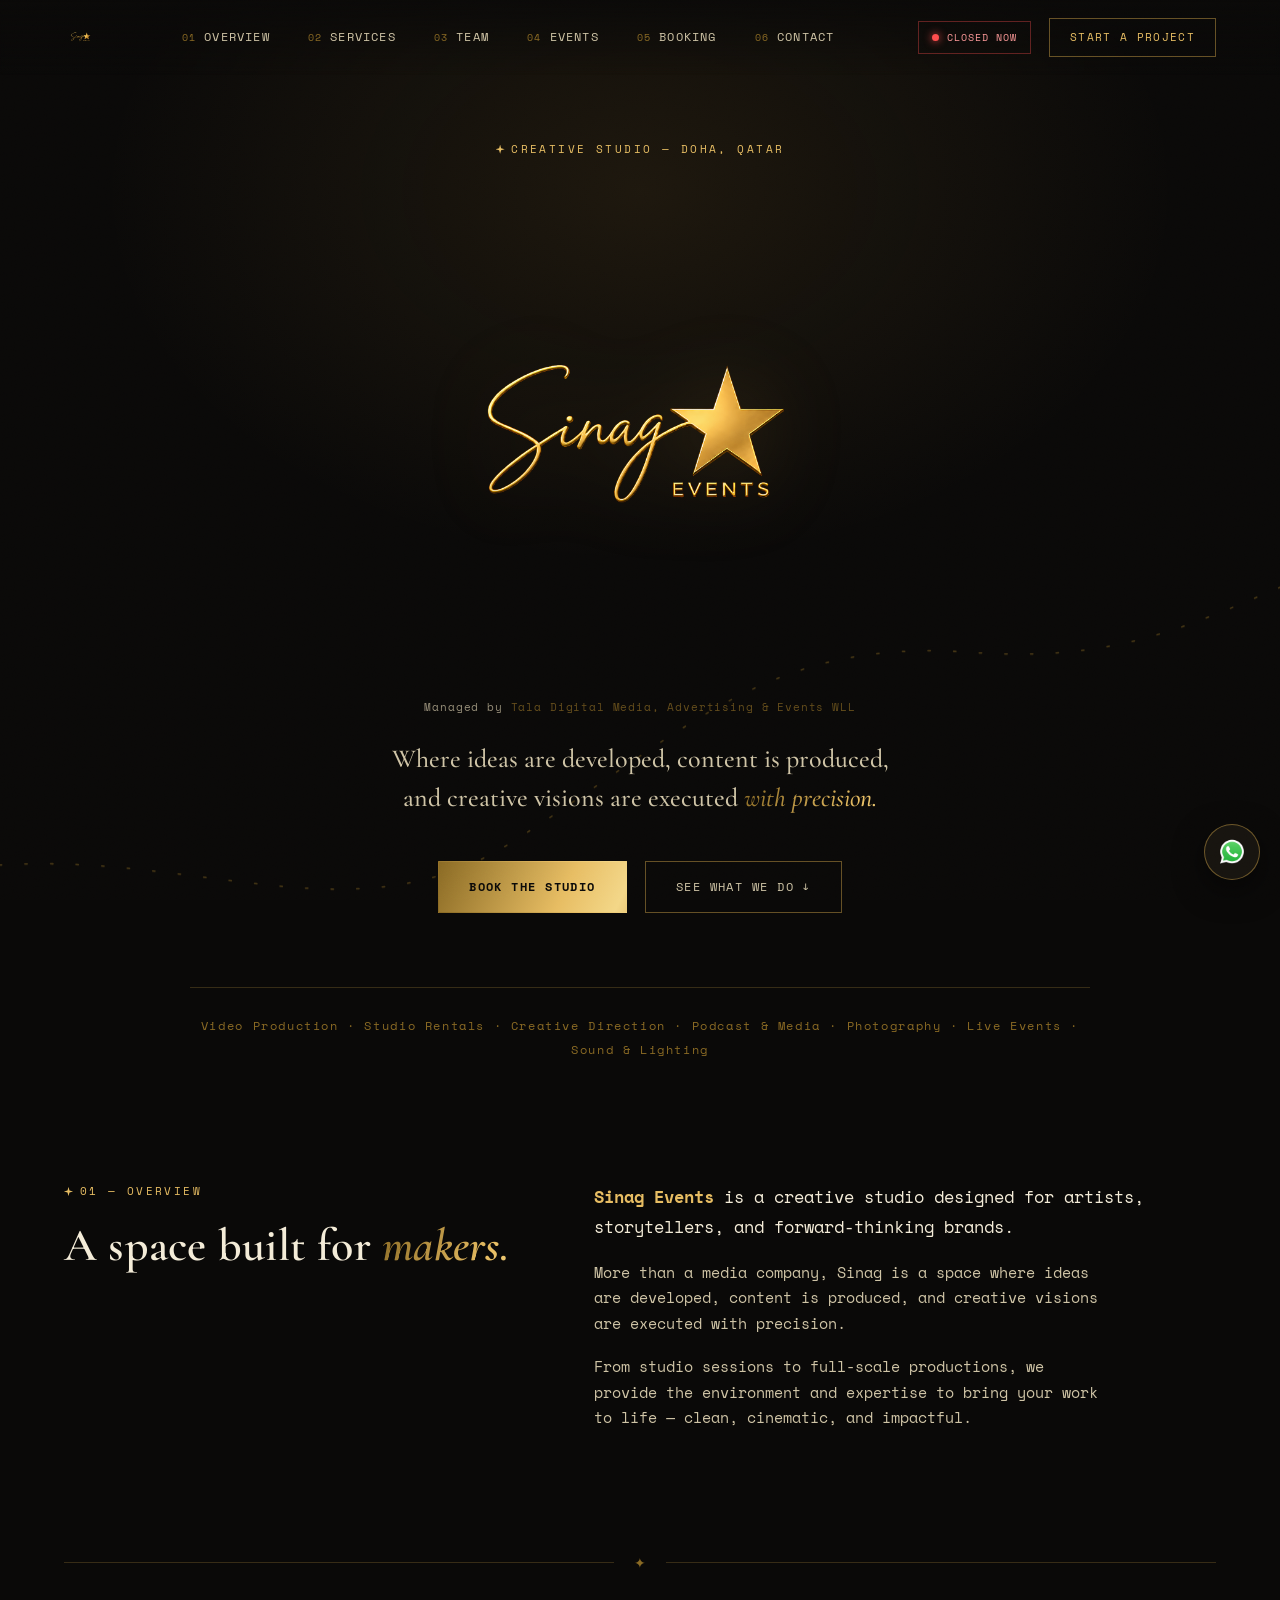
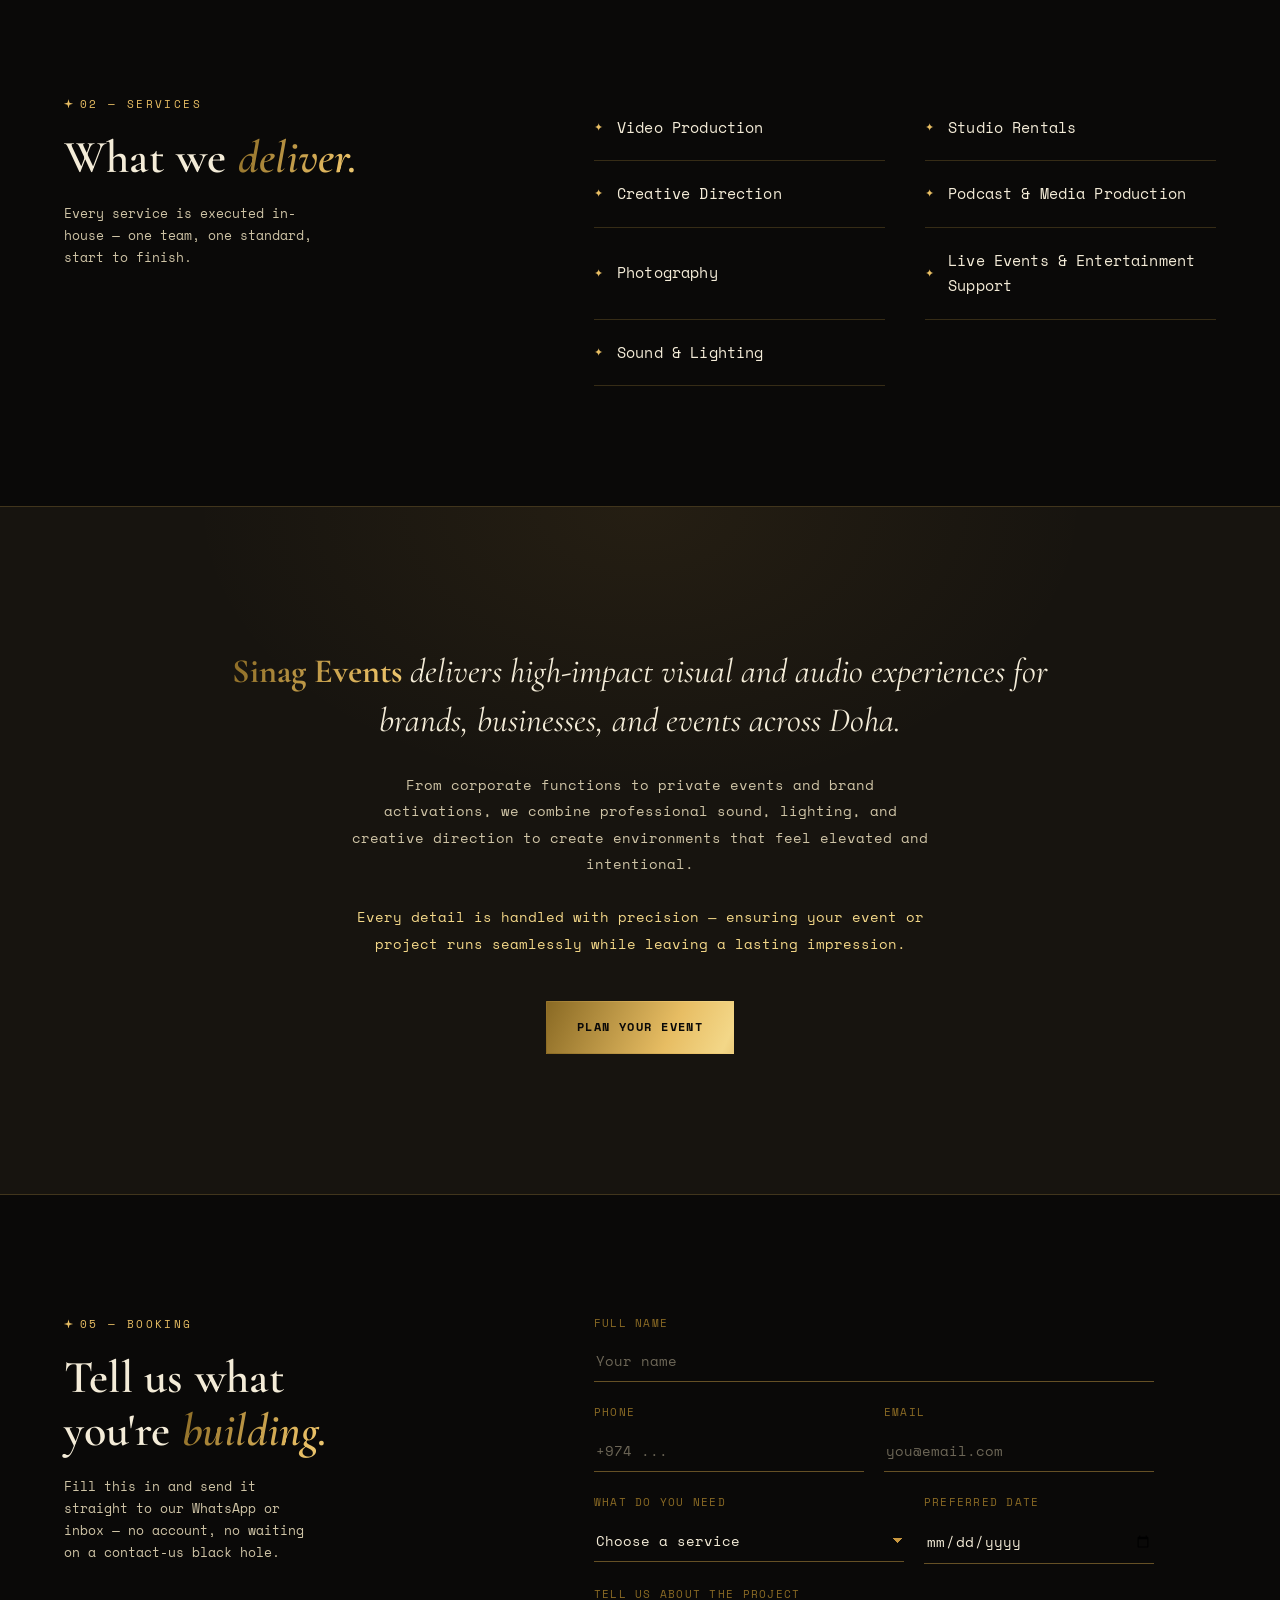
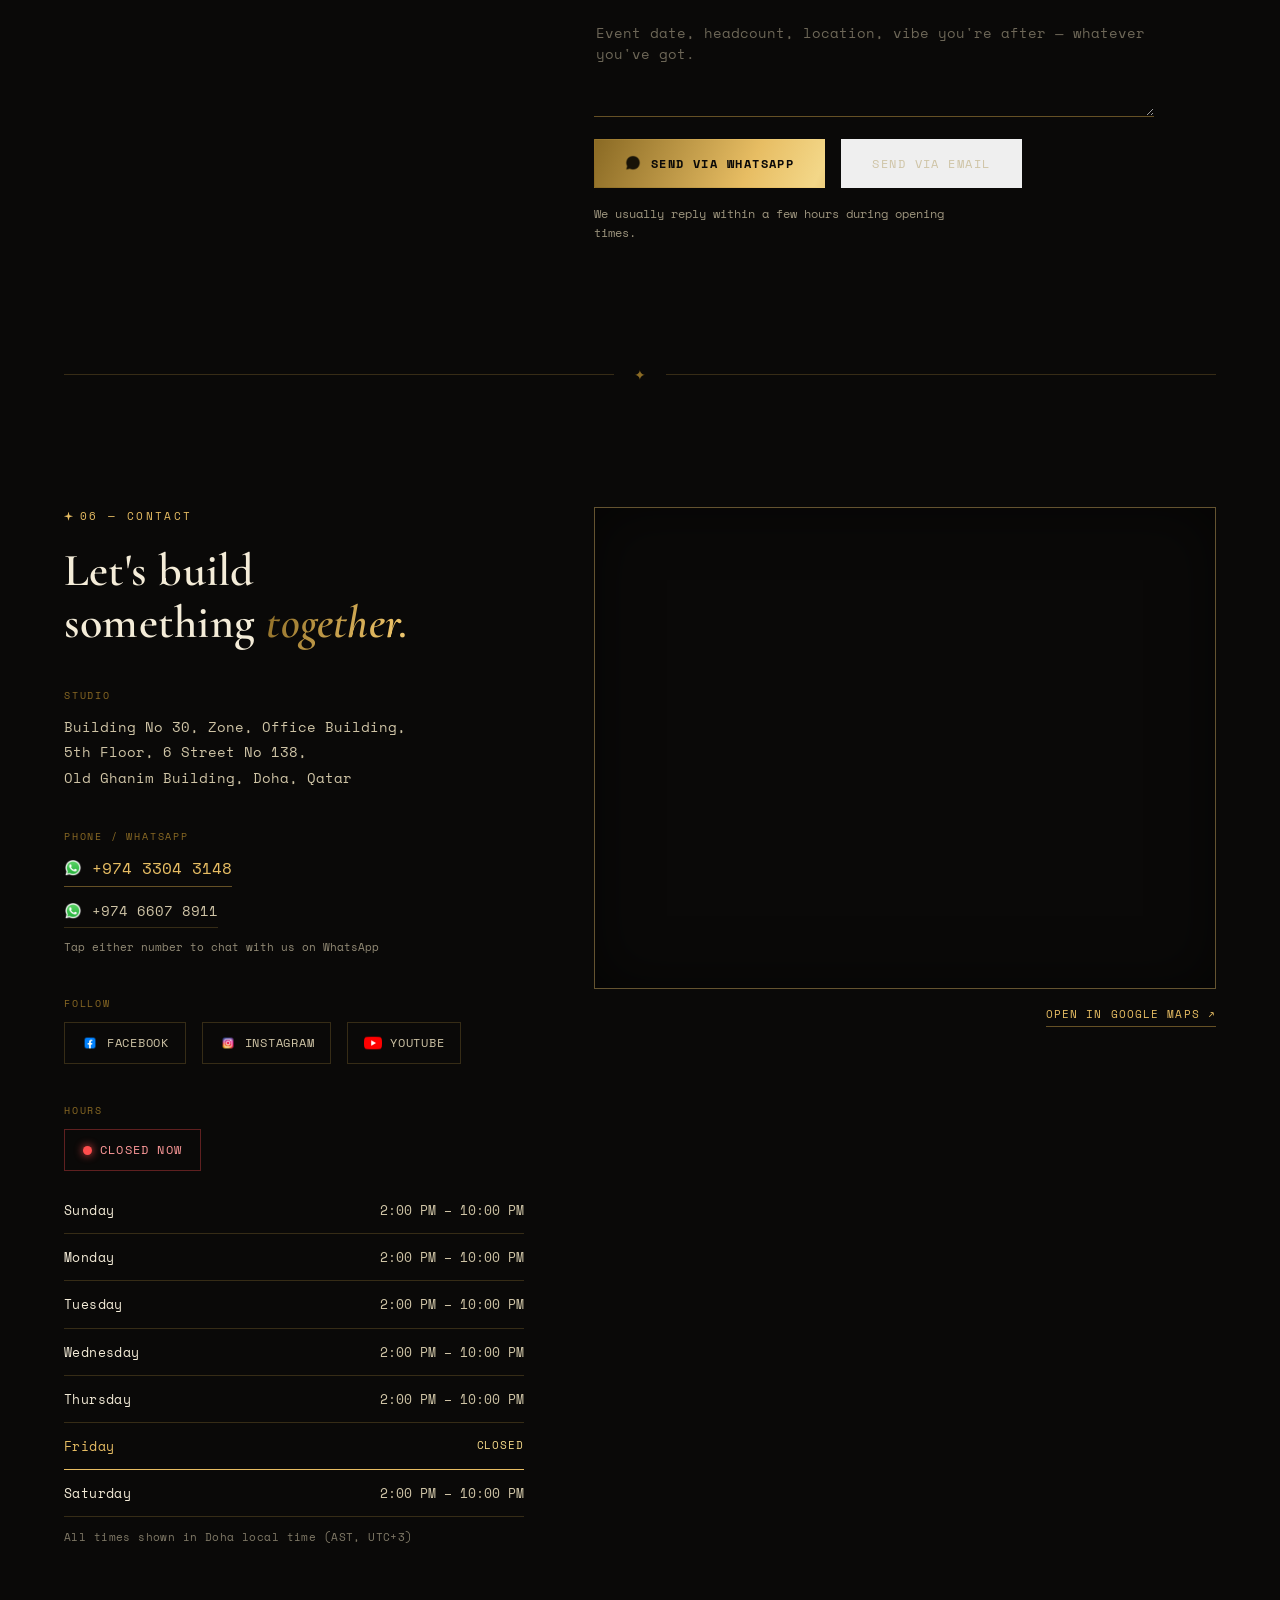
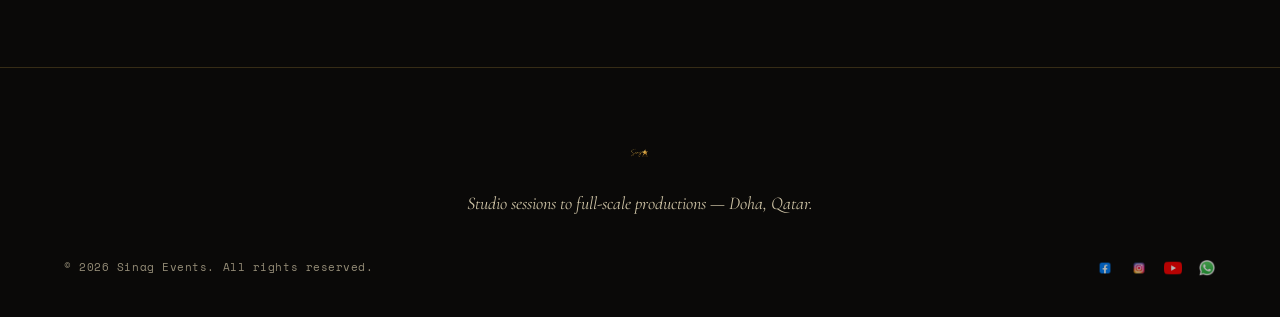
<file: index.html>
<!DOCTYPE html>
<html lang="en">
<head>
<meta charset="UTF-8">
<meta name="viewport" content="width=device-width, initial-scale=1.0">
<title>Sinag Events — Creative Studio &amp; Live Event Production, Doha</title>
<meta name="description" content="Sinag Events is a creative studio for artists, storytellers, and forward-thinking brands. Video production, studio rentals, live events, sound & lighting in Doha.">

<link rel="preconnect" href="https://fonts.googleapis.com">
<link rel="preconnect" href="https://fonts.gstatic.com" crossorigin>
<link href="https://fonts.googleapis.com/css2?family=Space+Mono:wght@400;700&family=Cormorant+Garamond:ital,wght@0,400;0,600;1,500;1,600&display=swap" rel="stylesheet">

<meta name="theme-color" content="#0a0908">
<link rel="stylesheet" href="css/style.css">
<link rel="icon" href="/favicon.ico" sizes="any">
<link rel="icon" type="image/png" sizes="16x16" href="assets/favicon/favicon-16x16.png">
<link rel="icon" type="image/png" sizes="32x32" href="assets/favicon/favicon-32x32.png">
<link rel="icon" type="image/png" sizes="48x48" href="assets/favicon/favicon-48x48.png">
<link rel="icon" type="image/png" sizes="192x192" href="assets/favicon/favicon-192x192.png">
<link rel="apple-touch-icon" sizes="180x180" href="assets/favicon/apple-touch-icon.png">
<link rel="manifest" href="site.webmanifest">
</head>
<body>

<!-- ============ NOISE / GRAIN OVERLAY ============ -->
<div class="grain" aria-hidden="true"></div>

<!-- ============ NAV ============ -->
<header class="nav" id="nav">
  <a href="#top" class="nav__mark">
    <img src="assets/logo.png" alt="Sinag Events" class="nav__logo">
  </a>
  <nav class="nav__links" aria-label="Primary">
    <a href="#overview"><span class="nav__num">01</span>Overview</a>
    <a href="#services"><span class="nav__num">02</span>Services</a>
    <a href="team.html"><span class="nav__num">03</span>Team</a>
    <a href="#events"><span class="nav__num">04</span>Events</a>
    <a href="#workshops" class="nav__workshops js-campaign-only" data-open-promo>Workshops <span class="nav__workshops-dot"></span></a>
    <a href="#booking"><span class="nav__num">05</span>Booking</a>
    <a href="#contact"><span class="nav__num">06</span>Contact</a>
  </nav>
  <div class="nav__right">
    <span class="status-pill" id="statusPill" aria-live="polite">
      <span class="status-pill__dot" id="statusDot"></span>
      <span id="statusText">Checking hours…</span>
    </span>
    <a href="https://wa.me/97433043148" class="nav__cta" target="_blank" rel="noopener">Start a project</a>
    <button class="nav__burger" id="burger" aria-label="Open menu" aria-expanded="false">
      <span></span><span></span><span></span>
    </button>
  </div>
</header>

<!-- mobile menu -->
<div class="mobile-menu" id="mobileMenu">
  <span class="status-pill status-pill--mobile" id="statusPillMobile">
    <span class="status-pill__dot" id="statusDotMobile"></span>
    <span id="statusTextMobile">Checking hours…</span>
  </span>
  <a href="#overview">Overview</a>
  <a href="#services">Services</a>
  <a href="team.html">Team</a>
  <a href="#events">Events</a>
  <a href="#workshops" class="js-campaign-only" data-open-promo>Workshops ✦</a>
  <a href="#booking">Booking</a>
  <a href="#contact">Contact</a>
  <a href="https://wa.me/97433043148" target="_blank" rel="noopener" class="mobile-menu__cta">WhatsApp Us</a>
</div>

<!-- ============ HERO ============ -->
<section class="hero" id="top">
  <div class="hero__stars" id="heroStars" aria-hidden="true"></div>
  <svg class="hero__trail" viewBox="0 0 1000 700" preserveAspectRatio="none" aria-hidden="true">
    <path id="trailPath" d="M -80,580 C 120,540 260,630 400,555 C 540,480 600,420 760,430 C 900,438 950,400 1080,360" />
  </svg>

  <div class="hero__inner">
    <p class="eyebrow hero__eyebrow"><span class="dot"></span>Creative studio — Doha, Qatar</p>
    <img src="assets/logo.png" alt="Sinag Events" class="hero__logo">
    <p class="hero__managed-by">
      Managed by
      <a href="https://taladigitalmedia.com/" target="_blank" rel="noopener">Tala Digital Media, Advertising &amp; Events WLL</a>
    </p>
    <p class="hero__tagline">Where ideas are developed, content is produced,<br>and creative visions are executed <em>with precision.</em></p>
    <div class="hero__actions">
      <a href="#booking" class="btn btn--gold">Book the studio</a>
      <a href="#overview" class="btn btn--ghost">See what we do ↓</a>
    </div>
  </div>

  <p class="hero__services-line" aria-hidden="true">
    Video&nbsp;Production · Studio&nbsp;Rentals · Creative&nbsp;Direction · Podcast&nbsp;&amp;&nbsp;Media · Photography · Live&nbsp;Events · Sound&nbsp;&amp;&nbsp;Lighting
  </p>
</section>

<!-- ============ OVERVIEW ============ -->
<section class="section overview" id="overview">
  <div class="section__grid">
    <div class="section__label-col">
      <p class="eyebrow"><span class="dot"></span>01 — Overview</p>
      <h2 class="h2">A space built for <em>makers.</em></h2>
    </div>
    <div class="section__body-col">
      <p class="lead"><strong>Sinag Events</strong> is a creative studio designed for artists, storytellers, and forward-thinking brands.</p>
      <p>More than a media company, Sinag is a space where ideas are developed, content is produced, and creative visions are executed with precision.</p>
      <p>From studio sessions to full-scale productions, we provide the environment and expertise to bring your work to life — clean, cinematic, and impactful.</p>
    </div>
  </div>
</section>

<div class="divider"><span>✦</span></div>

<!-- ============ SERVICES ============ -->
<section class="section services" id="services">
  <div class="section__grid">
    <div class="section__label-col">
      <p class="eyebrow"><span class="dot"></span>02 — Services</p>
      <h2 class="h2">What we <em>deliver.</em></h2>
      <p class="section__note">Every service is executed in-house — one team, one standard, start to finish.</p>
    </div>
    <div class="section__body-col">
      <ul class="services__list">
        <li><span class="services__mark">✦</span>Video Production</li>
        <li><span class="services__mark">✦</span>Studio Rentals</li>
        <li><span class="services__mark">✦</span>Creative Direction</li>
        <li><span class="services__mark">✦</span>Podcast &amp; Media Production</li>
        <li><span class="services__mark">✦</span>Photography</li>
        <li><span class="services__mark">✦</span>Live Events &amp; Entertainment Support</li>
        <li><span class="services__mark">✦</span>Sound &amp; Lighting</li>
      </ul>
    </div>
  </div>
</section>

<!-- ============ EVENTS BANNER ============ -->
<section class="events" id="events">
  <div class="events__inner">
    <p class="events__quote">
      <strong>Sinag Events</strong> delivers high-impact visual and audio experiences for brands, businesses, and events across Doha.
    </p>
    <p class="events__body">
      From corporate functions to private events and brand activations, we combine professional sound, lighting, and creative direction to create environments that feel elevated and intentional.
    </p>
    <p class="events__body events__body--emphasis">
      Every detail is handled with precision — ensuring your event or project runs seamlessly while leaving a lasting impression.
    </p>
    <a href="https://wa.me/97433043148" class="btn btn--gold" target="_blank" rel="noopener">Plan your event</a>
  </div>
</section>

<!-- ============ WORKSHOPS BANNER (persistent, temporary campaign) ============ -->
<section class="workshops-banner js-campaign-only" id="workshops">
  <div class="workshops-banner__inner">
    <div class="workshops-banner__poster">
      <img src="assets/workshops-poster.jpg" alt="Sinag Workshops — Acting, Ballroom, Building a Band, Charcoal, Acrylic, Hip Hop, Kids Hip Hop, Fashion Camp, and Hosting workshops running through August at Tala Digital Media Studios, Doha." loading="lazy">
    </div>
    <div class="workshops-banner__body">
      <p class="eyebrow"><span class="dot"></span>Now enrolling</p>
      <h2 class="h2">Sinag Workshops<br><em>are open.</em></h2>
      <p class="workshops-banner__text">
        Nine tracks running through August — acting, ballroom, band, charcoal, acrylic, hip hop, kids hip hop, fashion camp, and hosting — with real coaches at the studio.
      </p>

      <div class="workshops-countdown" id="workshopsCountdown" aria-live="polite">
        <span class="workshops-countdown__label" id="workshopsCountdownLabel">First sessions begin in</span>
        <div class="workshops-countdown__digits" id="workshopsCountdownDigits">
          <div class="workshops-countdown__unit">
            <span class="workshops-countdown__num" id="cdDays">–</span>
            <span class="workshops-countdown__tag">Days</span>
          </div>
          <div class="workshops-countdown__unit">
            <span class="workshops-countdown__num" id="cdHours">–</span>
            <span class="workshops-countdown__tag">Hrs</span>
          </div>
          <div class="workshops-countdown__unit">
            <span class="workshops-countdown__num" id="cdMinutes">–</span>
            <span class="workshops-countdown__tag">Min</span>
          </div>
        </div>
      </div>

      <div class="workshops-banner__actions">
        <button type="button" class="btn btn--gold" data-open-promo>See full schedule</button>
        <a href="https://wa.me/97433043148?text=Hi!%20I%27d%20like%20to%20register%20for%20a%20Sinag%20workshop." target="_blank" rel="noopener" class="btn btn--ghost">Register on WhatsApp</a>
      </div>
    </div>
  </div>
</section>

<!-- ============ BOOKING FORM ============ -->
<section class="section booking" id="booking">
  <div class="section__grid">
    <div class="section__label-col">
      <p class="eyebrow"><span class="dot"></span>05 — Booking</p>
      <h2 class="h2">Tell us what<br>you're <em>building.</em></h2>
      <p class="section__note">Fill this in and send it straight to our WhatsApp or inbox — no account, no waiting on a contact-us black hole.</p>
    </div>

    <div class="section__body-col">
      <form class="booking-form" id="bookingForm" novalidate>
        <div class="field">
          <label for="bf-name">Full name</label>
          <input type="text" id="bf-name" name="name" placeholder="Your name" required>
        </div>

        <div class="field-row">
          <div class="field">
            <label for="bf-phone">Phone</label>
            <input type="tel" id="bf-phone" name="phone" placeholder="+974 ..." required>
          </div>
          <div class="field">
            <label for="bf-email">Email</label>
            <input type="email" id="bf-email" name="email" placeholder="you@email.com">
          </div>
        </div>

        <div class="field-row">
          <div class="field">
            <label for="bf-service">What do you need</label>
            <select id="bf-service" name="service" required>
              <option value="" disabled selected>Choose a service</option>
              <option>Video Production</option>
              <option>Studio Rental</option>
              <option>Creative Direction</option>
              <option>Podcast &amp; Media Production</option>
              <option>Photography</option>
              <option>Live Event &amp; Entertainment Support</option>
              <option>Sound &amp; Lighting</option>
              <option>Something else</option>
            </select>
          </div>
          <div class="field">
            <label for="bf-date">Preferred date</label>
            <input type="date" id="bf-date" name="date">
          </div>
        </div>

        <div class="field">
          <label for="bf-message">Tell us about the project</label>
          <textarea id="bf-message" name="message" rows="4" placeholder="Event date, headcount, location, vibe you're after — whatever you've got."></textarea>
        </div>

        <div class="booking-form__actions">
          <button type="submit" class="btn btn--gold" data-send="whatsapp">
            <img src="assets/icons/whatsapp.png" alt="" width="16" height="16">
            Send via WhatsApp
          </button>
          <button type="submit" class="btn btn--ghost" data-send="email">Send via email</button>
        </div>
        <p class="booking-form__note" id="bookingFormNote" role="status" aria-live="polite">We usually reply within a few hours during opening times.</p>
      </form>
    </div>
  </div>
</section>

<div class="divider"><span>✦</span></div>

<!-- ============ CONTACT ============ -->
<section class="section contact" id="contact">
  <div class="section__grid">
    <div class="section__label-col">
      <p class="eyebrow"><span class="dot"></span>06 — Contact</p>
      <h2 class="h2">Let's build<br>something <em>together.</em></h2>

      <div class="contact__block">
        <span class="contact__label">Studio</span>
        <p class="contact__value">
          Building No 30, Zone, Office Building,<br>
          5th Floor, 6 Street No 138,<br>
          Old Ghanim Building, Doha, Qatar
        </p>
      </div>

      <div class="contact__block">
        <span class="contact__label">Phone / WhatsApp</span>
        <a href="https://wa.me/97433043148" target="_blank" rel="noopener" class="contact__whatsapp">
          <img src="assets/icons/whatsapp.png" alt="" class="icon icon--brand" width="22" height="22" loading="lazy">
          <span>+974 3304 3148</span>
        </a>
        <a href="https://wa.me/97466078911" target="_blank" rel="noopener" class="contact__whatsapp contact__whatsapp--secondary">
          <img src="assets/icons/whatsapp.png" alt="" class="icon icon--brand" width="22" height="22" loading="lazy">
          <span>+974 6607 8911</span>
        </a>
        <p class="contact__hint">Tap either number to chat with us on WhatsApp</p>
      </div>

      <div class="contact__block">
        <span class="contact__label">Follow</span>
        <div class="contact__socials">
          <a href="https://www.facebook.com/sinagdm/" target="_blank" rel="noopener" aria-label="Sinag Events on Facebook" class="social">
            <img src="assets/icons/facebook.webp" alt="" class="icon icon--brand" width="20" height="20" loading="lazy">
            <span>Facebook</span>
          </a>
          <a href="https://www.instagram.com/_sinagevents?utm_source=ig_web_button_share_sheet&igsh=ZDNlZDc0MzIxNw==" target="_blank" rel="noopener" aria-label="Sinag Events on Instagram" class="social">
            <img src="assets/icons/instagram.png" alt="" class="icon icon--brand" width="20" height="20" loading="lazy">
            <span>Instagram</span>
          </a>
          <a href="https://www.youtube.com/@sinagevents" target="_blank" rel="noopener" aria-label="Sinag Events on YouTube" class="social">
            <img src="assets/icons/youtube.png" alt="" class="icon icon--brand" width="20" height="20" loading="lazy">
            <span>YouTube</span>
          </a>
        </div>
      </div>

      <div class="contact__block">
        <span class="contact__label">Hours</span>
        <div class="hours">
          <div class="hours__status" id="hoursStatusRow">
            <span class="status-pill status-pill--lg" id="statusPillLarge">
              <span class="status-pill__dot" id="statusDotLarge"></span>
              <span id="statusTextLarge">Checking hours…</span>
            </span>
          </div>
          <ul class="hours__list">
            <li data-day="0"><span>Sunday</span><span>2:00 PM – 10:00 PM</span></li>
            <li data-day="1"><span>Monday</span><span>2:00 PM – 10:00 PM</span></li>
            <li data-day="2"><span>Tuesday</span><span>2:00 PM – 10:00 PM</span></li>
            <li data-day="3"><span>Wednesday</span><span>2:00 PM – 10:00 PM</span></li>
            <li data-day="4"><span>Thursday</span><span>2:00 PM – 10:00 PM</span></li>
            <li class="hours__list-closed" data-day="5"><span>Friday</span><span>Closed</span></li>
            <li data-day="6"><span>Saturday</span><span>2:00 PM – 10:00 PM</span></li>
          </ul>
          <p class="hours__tz">All times shown in Doha local time (AST, UTC+3)</p>
        </div>
      </div>
    </div>

    <div class="section__body-col contact__map-col">
      <div class="map-frame">
        <iframe
          title="Sinag Events location — Old Ghanim Building, Doha"
          src="https://www.google.com/maps?q=Old+Ghanim+Building,+Street+138,+Doha,+Qatar&output=embed"
          loading="lazy"
          referrerpolicy="no-referrer-when-downgrade"
          allowfullscreen>
        </iframe>
      </div>
      <a class="map-directions" href="https://www.google.com/maps/search/?api=1&query=Old+Ghanim+Building+Street+138+Doha+Qatar" target="_blank" rel="noopener">
        Open in Google Maps ↗
      </a>
    </div>
  </div>
</section>

<!-- ============ FOOTER ============ -->
<footer class="footer">
  <img src="assets/logo.png" alt="Sinag Events" class="footer__logo">
  <p class="footer__line">Studio sessions to full-scale productions — Doha, Qatar.</p>
  <div class="footer__bottom">
    <span>© <span id="year"></span> Sinag Events. All rights reserved.</span>
    <div class="footer__socials">
      <a href="https://www.facebook.com/sinagdm/" target="_blank" rel="noopener" aria-label="Facebook"><img src="assets/icons/facebook.webp" alt="" width="18" height="18" loading="lazy"></a>
      <a href="https://www.instagram.com/_sinagevents" target="_blank" rel="noopener" aria-label="Instagram"><img src="assets/icons/instagram.png" alt="" width="18" height="18" loading="lazy"></a>
      <a href="https://www.youtube.com/@sinagevents" target="_blank" rel="noopener" aria-label="YouTube"><img src="assets/icons/youtube.png" alt="" width="18" height="18" loading="lazy"></a>
      <a href="https://wa.me/97433043148" target="_blank" rel="noopener" aria-label="WhatsApp"><img src="assets/icons/whatsapp.png" alt="" width="18" height="18" loading="lazy"></a>
    </div>
  </div>
</footer>

<button type="button" class="workshops-tab js-campaign-only" id="workshopsTab" data-open-promo aria-label="Workshops now open — view schedule">
  <span class="workshops-tab__dot"></span>
  <span>Workshops&nbsp;Open</span>
</button>

<button type="button" class="back-to-top" id="backToTop" aria-label="Back to top" hidden>
  <svg viewBox="0 0 24 24" aria-hidden="true"><path d="M12 4l7 7-1.4 1.4L13 7.8V20h-2V7.8l-4.6 4.6L5 11l7-7Z"/></svg>
</button>

<div class="float-wa-wrap">
  <div class="float-wa-menu" id="floatWaMenu" role="menu" aria-hidden="true">
    <a href="https://wa.me/97433043148" target="_blank" rel="noopener" role="menuitem">
      <img src="assets/icons/whatsapp.png" alt="" width="16" height="16">
      <span>+974 3304 3148</span>
    </a>
    <a href="https://wa.me/97466078911" target="_blank" rel="noopener" role="menuitem">
      <img src="assets/icons/whatsapp.png" alt="" width="16" height="16">
      <span>+974 6607 8911</span>
    </a>
  </div>
  <button type="button" class="float-wa" id="floatWaToggle" aria-label="Chat on WhatsApp" aria-haspopup="true" aria-expanded="false">
    <img src="assets/icons/whatsapp.png" alt="" width="30" height="30" loading="lazy">
    <span class="float-wa__ping" aria-hidden="true"></span>
  </button>
</div>

<!-- ============ WORKSHOPS ANNOUNCEMENT (temporary popup) ============ -->
<div class="promo-backdrop js-campaign-only" id="promoBackdrop" hidden>
  <div class="promo-modal" role="dialog" aria-modal="true" aria-label="Sinag Workshops announcement">
    <button class="promo-modal__close" id="promoClose" aria-label="Close announcement">✕</button>

    <div class="promo-modal__head">
      <p class="eyebrow promo-modal__eyebrow"><span class="dot"></span>Now enrolling</p>
    </div>

    <img
      class="promo-modal__poster"
      src="assets/workshops-poster.jpg"
      alt="Sinag Workshops poster listing Acting (Aug 7–21, Fridays 10AM–12PM with Topi Coaches), Ballroom (Aug 7–21, Fridays 6–8PM with Coach Jona & Coach Mark), Building a Band (Aug 1–Sep 5, Saturdays 1–5PM with Coach Jhun), Charcoal (Aug 1–8, Mon & Sat 5–7PM) & Acrylic (Aug 10–17, Mon & Sat 5–7PM) with Coach Michael Conjusta, Hip Hop (Aug 2–25, Sun & Tue 6–8PM, ages 12+, with Coach Glen), Sinag Fashion Camp Year 2 (Aug 1–27, Thu & Sat 5:30–7:30PM with Coach Ceska & Mon), Hosting (Aug 3–19, Mon & Tue 2:00PM with Coach Natasha), and Kids Hip Hop (Aug 4–25, Tuesdays 6–8PM with Coach Kyle) — all at Tala Digital Media, Advertising & Events Studios, Doha."
      loading="lazy">

    <p class="promo-modal__schedule-label">Full schedule</p>
    <ul class="promo-list">
      <li>
        <span class="promo-list__name">Acting Workshop</span>
        <span class="promo-list__meta">Aug 7 – 21 · Fri 10 AM – 12 PM · Topi Coaches</span>
      </li>
      <li>
        <span class="promo-list__name">Ballroom Workshop</span>
        <span class="promo-list__meta">Aug 7 – 21 · Fri 6 – 8 PM · Coach Jona &amp; Coach Mark</span>
      </li>
      <li>
        <span class="promo-list__name">Building a Band Workshop</span>
        <span class="promo-list__meta">Aug 1 – Sep 5 · Sat 1 – 5 PM · Coach Jhun</span>
      </li>
      <li>
        <span class="promo-list__name">Charcoal Workshop</span>
        <span class="promo-list__meta">Aug 1 – 8 · Mon &amp; Sat 5 – 7 PM · Coach Michael Conjusta</span>
      </li>
      <li>
        <span class="promo-list__name">Acrylic Workshop</span>
        <span class="promo-list__meta">Aug 10 – 17 · Mon &amp; Sat 5 – 7 PM · Coach Michael Conjusta</span>
      </li>
      <li>
        <span class="promo-list__name">Hip Hop Dance Workshop <em>· 12 yrs+</em></span>
        <span class="promo-list__meta">Aug 2 – 25 · Sun &amp; Tue 6 – 8 PM · Coach Glen</span>
      </li>
      <li>
        <span class="promo-list__name">Sinag Fashion Camp — Year 2</span>
        <span class="promo-list__meta">Aug 1 – 27 · Thu &amp; Sat 5:30 – 7:30 PM · Coach Ceska &amp; Mon</span>
      </li>
      <li>
        <span class="promo-list__name">Hosting Workshop</span>
        <span class="promo-list__meta">Aug 3 – 19 · Mon &amp; Tue 2:00 PM · Coach Natasha</span>
      </li>
      <li>
        <span class="promo-list__name">Kids Hip Hop Workshop</span>
        <span class="promo-list__meta">Aug 4 – 25 · Tue 6 – 8 PM · Coach Kyle</span>
      </li>
    </ul>

    <p class="promo-modal__location">Tala Digital Media, Advertising &amp; Events Studios — Doha</p>

    <div class="promo-modal__actions">
      <a href="https://wa.me/97433043148?text=Hi!%20I%27d%20like%20to%20join%20a%20Sinag%20workshop." target="_blank" rel="noopener" class="btn btn--gold">
        <img src="assets/icons/whatsapp.png" alt="" width="16" height="16">
        WhatsApp +974 3304 3148
      </a>
      <a href="https://wa.me/97466078911?text=Hi!%20I%27d%20like%20to%20join%20a%20Sinag%20workshop." target="_blank" rel="noopener" class="btn btn--ghost">
        <img src="assets/icons/whatsapp.png" alt="" width="16" height="16">
        WhatsApp +974 6607 8911
      </a>
    </div>
  </div>
</div>

<script src="js/script.js"></script>
</body>
</html>
</file>
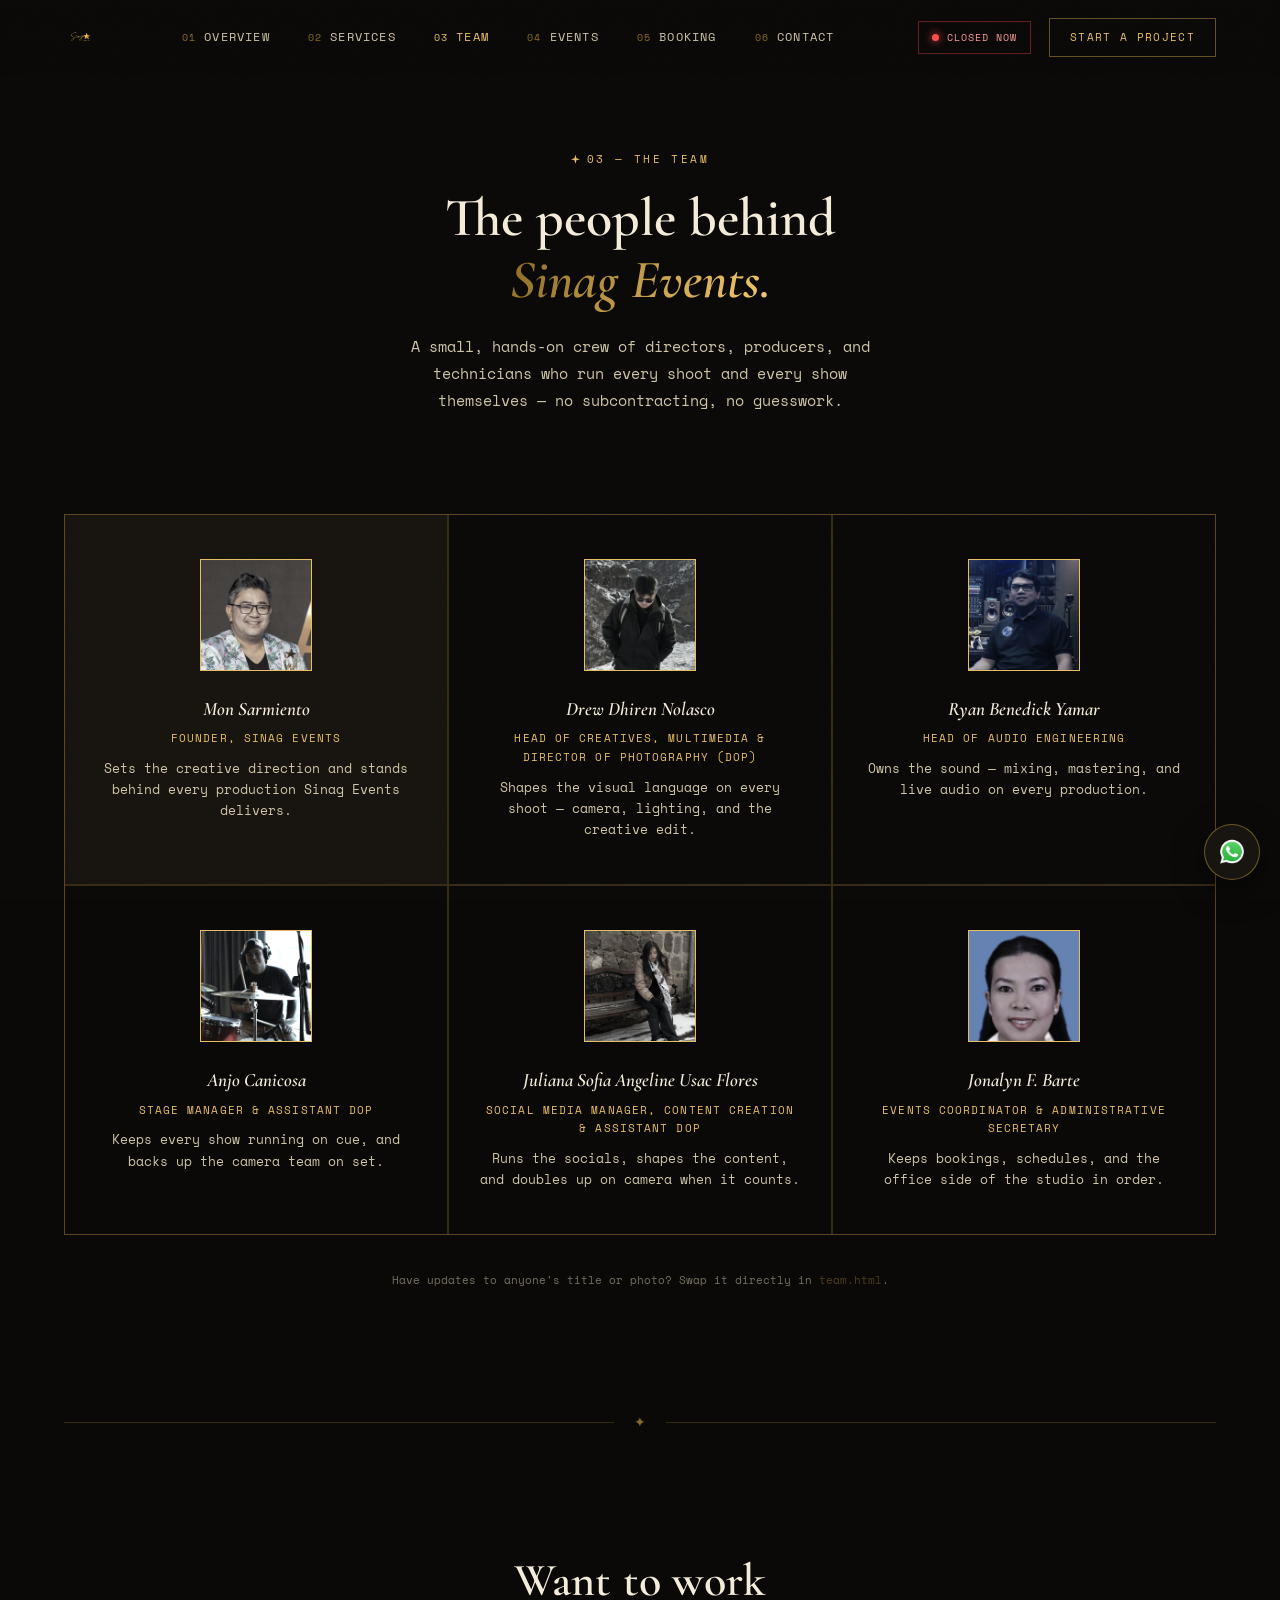
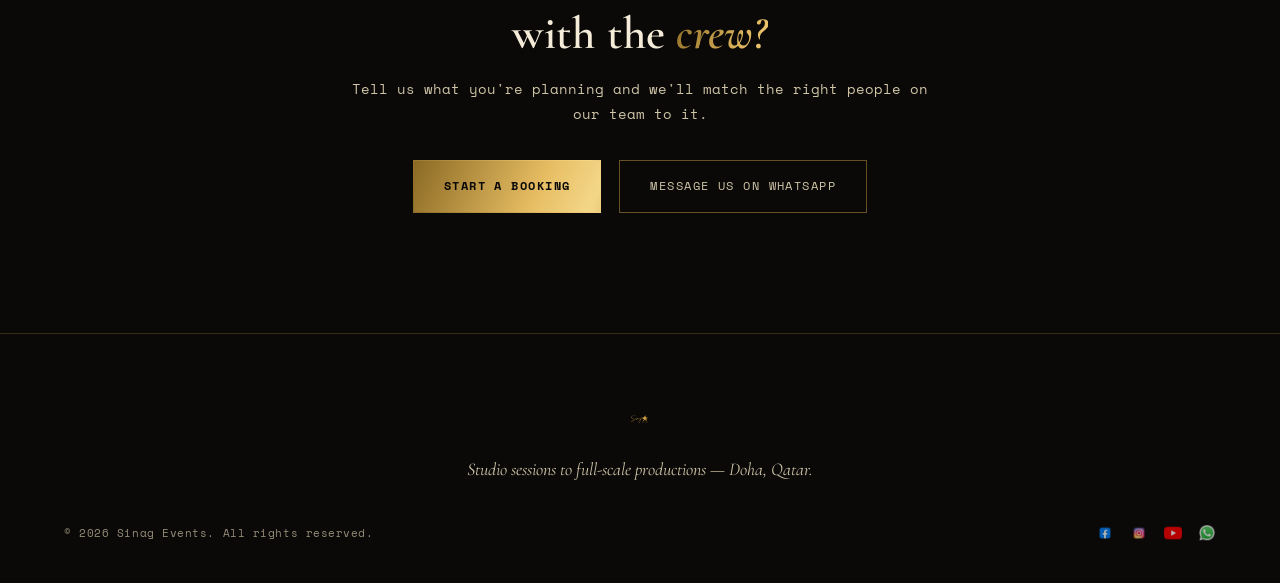
<file: team.html>
<!DOCTYPE html>
<html lang="en">
<head>
<meta charset="UTF-8">
<meta name="viewport" content="width=device-width, initial-scale=1.0">
<title>The Team — Sinag Events</title>
<meta name="description" content="Meet the people behind Sinag Events — Doha's creative studio for video production, live events, and full-scale brand activations.">

<link rel="preconnect" href="https://fonts.googleapis.com">
<link rel="preconnect" href="https://fonts.gstatic.com" crossorigin>
<link href="https://fonts.googleapis.com/css2?family=Space+Mono:wght@400;700&family=Cormorant+Garamond:ital,wght@0,400;0,600;1,500;1,600&display=swap" rel="stylesheet">

<meta name="theme-color" content="#0a0908">
<link rel="stylesheet" href="css/style.css">
<link rel="icon" href="/favicon.ico" sizes="any">
<link rel="icon" type="image/png" sizes="16x16" href="assets/favicon/favicon-16x16.png">
<link rel="icon" type="image/png" sizes="32x32" href="assets/favicon/favicon-32x32.png">
<link rel="icon" type="image/png" sizes="48x48" href="assets/favicon/favicon-48x48.png">
<link rel="icon" type="image/png" sizes="192x192" href="assets/favicon/favicon-192x192.png">
<link rel="apple-touch-icon" sizes="180x180" href="assets/favicon/apple-touch-icon.png">
<link rel="manifest" href="site.webmanifest">
</head>
<body>

<div class="grain" aria-hidden="true"></div>

<!-- ============ NAV ============ -->
<header class="nav" id="nav">
  <a href="index.html" class="nav__mark">
    <img src="assets/logo.png" alt="Sinag Events" class="nav__logo">
  </a>
  <nav class="nav__links" aria-label="Primary">
    <a href="index.html#overview"><span class="nav__num">01</span>Overview</a>
    <a href="index.html#services"><span class="nav__num">02</span>Services</a>
    <a href="team.html" class="is-current"><span class="nav__num">03</span>Team</a>
    <a href="index.html#events"><span class="nav__num">04</span>Events</a>
    <a href="index.html#booking"><span class="nav__num">05</span>Booking</a>
    <a href="index.html#contact"><span class="nav__num">06</span>Contact</a>
  </nav>
  <div class="nav__right">
    <span class="status-pill" id="statusPill" aria-live="polite">
      <span class="status-pill__dot" id="statusDot"></span>
      <span id="statusText">Checking hours…</span>
    </span>
    <a href="https://wa.me/97433043148" class="nav__cta" target="_blank" rel="noopener">Start a project</a>
    <button class="nav__burger" id="burger" aria-label="Open menu" aria-expanded="false">
      <span></span><span></span><span></span>
    </button>
  </div>
</header>

<div class="mobile-menu" id="mobileMenu">
  <span class="status-pill status-pill--mobile" id="statusPillMobile">
    <span class="status-pill__dot" id="statusDotMobile"></span>
    <span id="statusTextMobile">Checking hours…</span>
  </span>
  <a href="index.html#overview">Overview</a>
  <a href="index.html#services">Services</a>
  <a href="team.html">Team</a>
  <a href="index.html#events">Events</a>
  <a href="index.html#booking">Booking</a>
  <a href="index.html#contact">Contact</a>
  <a href="https://wa.me/97433043148" target="_blank" rel="noopener" class="mobile-menu__cta">WhatsApp Us</a>
</div>

<!-- ============ PAGE HERO ============ -->
<section class="page-hero">
  <p class="eyebrow page-hero__eyebrow"><span class="dot"></span>03 — The Team</p>
  <h1 class="page-hero__title">The people behind<br><em>Sinag Events.</em></h1>
  <p class="page-hero__lead">A small, hands-on crew of directors, producers, and technicians who run every shoot and every show themselves — no subcontracting, no guesswork.</p>
</section>

<!-- ============ TEAM GRID ============ -->
<section class="section team">
  <div class="team__grid">

    <article class="team-card team-card--featured">
      <div class="team-card__frame team-card__frame--photo">
        <img src="assets/team-mon-sarmiento.jpg" alt="Mon Sarmiento, Founder of Sinag Events" loading="lazy">
      </div>
      <h3 class="team-card__name">Mon Sarmiento</h3>
      <p class="team-card__title">Founder, Sinag Events</p>
      <p class="team-card__role">Sets the creative direction and stands behind every production Sinag Events delivers.</p>
    </article>

    <article class="team-card">
      <div class="team-card__frame team-card__frame--photo">
        <img src="assets/team-drew.jpg" alt="Drew Dhiren Nolasco, Head of Creatives, Multimedia &amp; Director of Photography" loading="lazy">
      </div>
      <h3 class="team-card__name">Drew Dhiren Nolasco</h3>
      <p class="team-card__title">Head of Creatives, Multimedia &amp; Director of Photography (DOP)</p>
      <p class="team-card__role">Shapes the visual language on every shoot — camera, lighting, and the creative edit.</p>
    </article>

    <article class="team-card">
      <div class="team-card__frame team-card__frame--photo">
        <img src="assets/team-ryan.jpg" alt="Ryan Benedick Yamar, Head of Audio Engineering" loading="lazy">
      </div>
      <h3 class="team-card__name">Ryan Benedick Yamar</h3>
      <p class="team-card__title">Head of Audio Engineering</p>
      <p class="team-card__role">Owns the sound — mixing, mastering, and live audio on every production.</p>
    </article>

    <article class="team-card">
      <div class="team-card__frame team-card__frame--photo">
        <img src="assets/team-anjo.jpg" alt="Anjo Canicosa, Stage Manager &amp; Assistant Director of Photography" loading="lazy">
      </div>
      <h3 class="team-card__name">Anjo Canicosa</h3>
      <p class="team-card__title">Stage Manager &amp; Assistant DOP</p>
      <p class="team-card__role">Keeps every show running on cue, and backs up the camera team on set.</p>
    </article>

    <article class="team-card">
      <div class="team-card__frame team-card__frame--photo">
        <img src="assets/team-juliana.jpg" alt="Juliana Sofia Angeline Usac Flores, Social Media Manager &amp; Content Creation, Assistant DOP" loading="lazy">
      </div>
      <h3 class="team-card__name">Juliana Sofia Angeline Usac Flores</h3>
      <p class="team-card__title">Social Media Manager, Content Creation &amp; Assistant DOP</p>
      <p class="team-card__role">Runs the socials, shapes the content, and doubles up on camera when it counts.</p>
    </article>

    <article class="team-card">
      <div class="team-card__frame team-card__frame--photo">
        <img src="assets/team-jonalyn.jpg" alt="Jonalyn F. Barte, Events Coordinator &amp; Administrative Secretary" loading="lazy">
      </div>
      <h3 class="team-card__name">Jonalyn F. Barte</h3>
      <p class="team-card__title">Events Coordinator &amp; Administrative Secretary</p>
      <p class="team-card__role">Keeps bookings, schedules, and the office side of the studio in order.</p>
    </article>

  </div>

  <p class="team__note">Have updates to anyone's title or photo? Swap it directly in <code>team.html</code>.</p>
</section>

<div class="divider"><span>✦</span></div>

<!-- ============ CTA ============ -->
<section class="section team-cta">
  <div class="team-cta__inner">
    <h2 class="h2">Want to work<br>with the <em>crew?</em></h2>
    <p>Tell us what you're planning and we'll match the right people on our team to it.</p>
    <div class="hero__actions">
      <a href="index.html#booking" class="btn btn--gold">Start a booking</a>
      <a href="https://wa.me/97433043148" class="btn btn--ghost" target="_blank" rel="noopener">Message us on WhatsApp</a>
    </div>
  </div>
</section>

<!-- ============ FOOTER ============ -->
<footer class="footer">
  <img src="assets/logo.png" alt="Sinag Events" class="footer__logo">
  <p class="footer__line">Studio sessions to full-scale productions — Doha, Qatar.</p>
  <div class="footer__bottom">
    <span>© <span id="year"></span> Sinag Events. All rights reserved.</span>
    <div class="footer__socials">
      <a href="https://www.facebook.com/sinagdm/" target="_blank" rel="noopener" aria-label="Facebook"><img src="assets/icons/facebook.webp" alt="" width="18" height="18" loading="lazy"></a>
      <a href="https://www.instagram.com/_sinagevents" target="_blank" rel="noopener" aria-label="Instagram"><img src="assets/icons/instagram.png" alt="" width="18" height="18" loading="lazy"></a>
      <a href="https://www.youtube.com/@sinagevents" target="_blank" rel="noopener" aria-label="YouTube"><img src="assets/icons/youtube.png" alt="" width="18" height="18" loading="lazy"></a>
      <a href="https://wa.me/97433043148" target="_blank" rel="noopener" aria-label="WhatsApp"><img src="assets/icons/whatsapp.png" alt="" width="18" height="18" loading="lazy"></a>
    </div>
  </div>
</footer>

<a href="index.html#workshops" class="workshops-tab js-campaign-only" aria-label="Workshops now open — view schedule">
  <span class="workshops-tab__dot"></span>
  <span>Workshops&nbsp;Open</span>
</a>

<button type="button" class="back-to-top" id="backToTop" aria-label="Back to top" hidden>
  <svg viewBox="0 0 24 24" aria-hidden="true"><path d="M12 4l7 7-1.4 1.4L13 7.8V20h-2V7.8l-4.6 4.6L5 11l7-7Z"/></svg>
</button>

<div class="float-wa-wrap">
  <div class="float-wa-menu" id="floatWaMenu" role="menu" aria-hidden="true">
    <a href="https://wa.me/97433043148" target="_blank" rel="noopener" role="menuitem">
      <img src="assets/icons/whatsapp.png" alt="" width="16" height="16">
      <span>+974 3304 3148</span>
    </a>
    <a href="https://wa.me/97466078911" target="_blank" rel="noopener" role="menuitem">
      <img src="assets/icons/whatsapp.png" alt="" width="16" height="16">
      <span>+974 6607 8911</span>
    </a>
  </div>
  <button type="button" class="float-wa" id="floatWaToggle" aria-label="Chat on WhatsApp" aria-haspopup="true" aria-expanded="false">
    <img src="assets/icons/whatsapp.png" alt="" width="30" height="30" loading="lazy">
    <span class="float-wa__ping" aria-hidden="true"></span>
  </button>
</div>

<script src="js/script.js"></script>
</body>
</html>
</file>
<file: css/style.css>
/* ============================================================
   SINAG EVENTS — Design tokens
   Palette pulled from the logo (warm metallic gold on black)
   Type: Space Mono (the studio's own collateral face) for body/UI,
         Cormorant Garamond italic as the sole "script" accent —
         echoes the logo's cursive swoosh without competing with it.
   ============================================================ */
:root{
  --black:        #0a0908;
  --black-soft:   #121110;
  --black-panel:  #17140f;
  --line:         rgba(212,168,75,.22);
  --line-strong:  rgba(212,168,75,.45);

  --gold-deep:    #8a6a24;
  --gold:         #c9973f;
  --gold-bright:  #e7bd63;
  --gold-light:   #f3d788;

  --cream:        #f4ecd8;
  --cream-dim:    #cfc4a6;

  --font-mono: 'Space Mono', 'Courier New', monospace;
  --font-script: 'Cormorant Garamond', Georgia, serif;

  --gold-grad: linear-gradient(115deg, var(--gold-deep) 0%, var(--gold-bright) 35%, var(--gold-light) 50%, var(--gold) 68%, var(--gold-deep) 100%);

  --maxw: 1200px;
  --edge: clamp(24px, 5vw, 72px);
}

*,*::before,*::after{ box-sizing:border-box; }
html{ scroll-behavior:smooth; }
body{
  margin:0;
  background:var(--black);
  color:var(--cream);
  font-family:var(--font-mono);
  font-size:15px;
  line-height:1.7;
  -webkit-font-smoothing:antialiased;
  overflow-x:hidden;
}
img{ max-width:100%; display:block; }
a{ color:inherit; text-decoration:none; }
ul{ list-style:none; margin:0; padding:0; }
h1,h2,h3,p{ margin:0; }

::selection{ background:var(--gold); color:var(--black); }

/* focus visibility */
a:focus-visible, button:focus-visible{
  outline:1.5px solid var(--gold-bright);
  outline-offset:3px;
}

/* grain overlay for texture */
.grain{
  position:fixed; inset:0; pointer-events:none; z-index:999;
  opacity:.04; mix-blend-mode:overlay;
  background-image:url("data:image/svg+xml,%3Csvg xmlns='http://www.w3.org/2000/svg' width='120' height='120'%3E%3Cfilter id='n'%3E%3CfeTurbulence type='fractalNoise' baseFrequency='0.9' numOctaves='2' stitchTiles='stitch'/%3E%3C/filter%3E%3Crect width='100%25' height='100%25' filter='url(%23n)'/%3E%3C/svg%3E");
}

.icon{ width:18px; height:18px; fill:currentColor; flex:none; }
.icon--brand{ border-radius:5px; object-fit:contain; }

/* ---------- hours block ---------- */
.hours__status{ margin-bottom:16px; }
.hours__list{
  display:flex; flex-direction:column; gap:0;
}
.hours__list li{
  display:flex; align-items:center; justify-content:space-between;
  gap:20px;
  padding:12px 0;
  border-bottom:1px solid var(--line);
  font-size:13px; color:var(--cream-dim);
}
.hours__list li span:first-child{ color:var(--cream); letter-spacing:.03em; }
.hours__list-closed{ color:#e08a7a !important; }
.hours__list-closed span:first-child{ color:var(--cream) !important; }
.hours__list-closed span:last-child{ color:#e08a7a; letter-spacing:.08em; text-transform:uppercase; font-size:11px; }
.hours__list li.is-active-day{
  border-color:var(--gold-bright);
}
.hours__list li.is-active-day span:first-child{ color:var(--gold-bright) !important; }
.hours__list li.is-active-day span:last-child{ color:var(--gold-light); }
.hours__tz{ margin-top:12px; font-size:10.5px; color:var(--cream-dim); opacity:.6; letter-spacing:.04em; }

/* ---------- eyebrow / labels ---------- */
.eyebrow{
  display:flex; align-items:center; gap:.6em;
  font-size:11px; letter-spacing:.22em; text-transform:uppercase;
  color:var(--gold-bright); margin-bottom:18px;
}
.eyebrow .dot{
  width:9px; height:9px; flex:none;
  background:var(--gold-bright);
  clip-path:polygon(50% 0%, 61% 39%, 100% 50%, 61% 61%, 50% 100%, 39% 61%, 0% 50%, 39% 39%);
  box-shadow:0 0 6px rgba(231,189,99,.5);
}

.h2{
  font-family:var(--font-script);
  font-weight:600;
  font-size:clamp(30px, 4vw, 46px);
  line-height:1.15;
  color:var(--cream);
  letter-spacing:.005em;
}
.h2 em{
  font-style:italic;
  font-weight:600;
  background:var(--gold-grad);
  background-size:260% auto;
  -webkit-background-clip:text;
  background-clip:text;
  color:transparent;
  animation:gold-foil-shimmer 7s linear infinite;
}
@keyframes gold-foil-shimmer{
  0%{ background-position:0% 50%; }
  100%{ background-position:200% 50%; }
}

/* ============================================================
   NAV
   ============================================================ */
.nav{
  position:fixed; top:0; left:0; right:0; z-index:100;
  display:flex; align-items:center; justify-content:space-between;
  padding:18px var(--edge);
  background:linear-gradient(to bottom, rgba(10,9,8,.92), rgba(10,9,8,0));
  backdrop-filter:blur(2px);
}
.nav__mark{ display:flex; align-items:center; }
.nav__logo{ height:34px; width:auto; }
.nav__links{ display:flex; gap:38px; }
.nav__links a{
  font-size:12px; letter-spacing:.1em; text-transform:uppercase;
  color:var(--cream-dim);
  display:flex; align-items:baseline; gap:8px;
  transition:color .25s ease;
}
.nav__links a:hover{ color:var(--gold-bright); }
.nav__num{ color:var(--gold-deep); font-size:10px; }
.nav__right{ display:flex; align-items:center; gap:18px; }
.nav__cta{
  border:1px solid var(--line-strong);
  padding:9px 20px;
  font-size:11px; letter-spacing:.12em; text-transform:uppercase;
  color:var(--gold-bright);
  transition:background .25s ease, color .25s ease;
  white-space:nowrap;
}
.nav__cta:hover{ background:var(--gold-bright); color:var(--black); }

/* ---------- live open/closed status pill ---------- */
.status-pill{
  display:inline-flex; align-items:center; gap:8px;
  font-size:10px; letter-spacing:.1em; text-transform:uppercase;
  color:var(--cream-dim);
  border:1px solid var(--line);
  padding:7px 13px;
  white-space:nowrap;
}
.status-pill__dot{
  width:7px; height:7px; border-radius:50%;
  background:var(--cream-dim);
  flex:none;
}
.status-pill.is-open .status-pill__dot{
  background:#39d353;
  box-shadow:0 0 8px #39d353;
  animation:pulse-green 1.6s ease-in-out infinite;
}
.status-pill.is-open{ color:#8beb9d; border-color:rgba(57,211,83,.35); }

.status-pill.is-closed .status-pill__dot{
  background:#ff4d4d;
  box-shadow:0 0 8px #ff4d4d;
  animation:pulse-red 1.1s ease-in-out infinite;
}
.status-pill.is-closed{ color:#ff9a9a; border-color:rgba(255,77,77,.35); }

@keyframes pulse-red{
  0%,100%{ opacity:1; transform:scale(1); }
  50%{ opacity:.25; transform:scale(.7); }
}
@keyframes pulse-green{
  0%,100%{ opacity:1; transform:scale(1); }
  50%{ opacity:.4; transform:scale(.82); }
}

.status-pill--mobile{ margin-bottom:6px; }
.status-pill--lg{ font-size:12px; padding:10px 18px; }
.status-pill--lg .status-pill__dot{ width:9px; height:9px; }

.nav__burger{
  display:none; flex-direction:column; justify-content:center; gap:5px;
  width:34px; height:34px; background:none; border:0; cursor:pointer;
}
.nav__burger span{ width:100%; height:1.5px; background:var(--gold-bright); }

.mobile-menu{
  position:fixed; inset:0; z-index:99;
  background:var(--black);
  display:flex; flex-direction:column; align-items:flex-start; justify-content:center;
  gap:26px; padding:0 var(--edge);
  transform:translateY(-100%);
  transition:transform .45s cubic-bezier(.7,0,.2,1);
}
.mobile-menu.is-open{ transform:translateY(0); }
.mobile-menu a{ font-family:var(--font-script); font-size:32px; font-style:italic; color:var(--cream); }
.mobile-menu__cta{ margin-top:12px; font-family:var(--font-mono); font-style:normal; font-size:13px; letter-spacing:.1em; text-transform:uppercase; color:var(--gold-bright); border:1px solid var(--line-strong); padding:12px 22px; }

/* ============================================================
   HERO
   ============================================================ */
.hero{
  position:relative;
  min-height:100svh;
  display:flex; flex-direction:column; align-items:center; justify-content:center;
  text-align:center;
  padding:140px var(--edge) 0;
  background:
    radial-gradient(60% 50% at 50% 18%, rgba(201,151,63,.10), transparent 70%),
    var(--black);
  overflow:hidden;
}
.hero__trail{
  position:absolute; inset:0; width:100%; height:100%;
  opacity:.5;
}

.hero__stars{
  position:absolute; inset:0;
  overflow:hidden;
  pointer-events:none;
  z-index:1;
}
.hero__stars .star{
  position:absolute;
  background:var(--gold-light);
  clip-path:polygon(50% 0%, 61% 39%, 100% 50%, 61% 61%, 50% 100%, 39% 61%, 0% 50%, 39% 39%);
  opacity:0;
  animation-name:star-twinkle;
  animation-timing-function:ease-in-out;
  animation-iteration-count:infinite;
}
.hero__stars .star--dot{
  clip-path:none;
  border-radius:50%;
}
@keyframes star-twinkle{
  0%, 100%{ opacity:0; transform:scale(.5); }
  50%{ opacity:var(--peak, .55); transform:scale(1); }
}
.hero__trail path{
  fill:none;
  stroke:var(--gold-deep);
  stroke-width:1;
  stroke-linecap:round;
  stroke-dasharray:2 18;
  opacity:0;
  animation:
    trail-fade-in 1.6s ease forwards .2s,
    trail-flow 14s linear infinite .2s;
}
@keyframes trail-fade-in{
  from{ opacity:0; }
  to{ opacity:1; }
}
@keyframes trail-flow{
  from{ stroke-dashoffset:0; }
  to{ stroke-dashoffset:-400; }
}
.hero__inner{ position:relative; z-index:2; max-width:760px; }
.hero__eyebrow{ justify-content:center; }
.hero__logo{
  width:min(74vw, 520px);
  margin:0 auto 6px;
  filter:drop-shadow(0 0 40px rgba(201,151,63,.18));
}
.hero__managed-by{
  font-size:10.5px;
  letter-spacing:.08em;
  color:var(--cream-dim);
  opacity:.7;
  margin-top:-4px;
  margin-bottom:22px;
}
.hero__managed-by a{
  color:var(--gold-deep);
  border-bottom:1px solid transparent;
  transition:color .25s ease, border-color .25s ease;
}
.hero__managed-by a:hover{
  color:var(--gold-bright);
  border-color:var(--gold-bright);
}
.hero__tagline{
  font-family:var(--font-script);
  font-size:clamp(18px, 2.4vw, 26px);
  color:var(--cream-dim);
  font-weight:500;
  line-height:1.5;
  margin-top:6px;
}
.hero__tagline em{
  font-style:italic;
  background:var(--gold-grad);
  background-size:260% auto;
  -webkit-background-clip:text;
  background-clip:text;
  color:transparent;
  animation:gold-foil-shimmer 7s linear infinite;
}

.hero__actions{
  margin-top:44px;
  display:flex; gap:18px; justify-content:center; flex-wrap:wrap;
}
.btn{
  font-family:var(--font-mono);
  font-size:12px; letter-spacing:.12em; text-transform:uppercase;
  padding:15px 30px;
  display:inline-flex; align-items:center; gap:8px;
  border:1px solid transparent;
  transition:transform .25s ease, box-shadow .25s ease, background .25s ease, color .25s ease;
}
.btn--gold{
  background:var(--gold-grad);
  background-size:200% 100%;
  color:var(--black);
  font-weight:700;
}
.btn--gold:hover{ background-position:100% 0; box-shadow:0 8px 26px rgba(201,151,63,.25); transform:translateY(-1px); }
.btn--ghost{
  border-color:var(--line-strong);
  color:var(--cream-dim);
}
.btn--ghost:hover{ color:var(--gold-bright); border-color:var(--gold-bright); }

.hero__services-line{
  position:relative; z-index:2;
  width:100%;
  max-width:900px;
  margin:74px auto 0;
  padding-top:26px;
  border-top:1px solid var(--line);
  font-size:11.5px; letter-spacing:.14em;
  color:var(--gold-deep);
  line-height:2.1;
}

/* ============================================================
   SECTION LAYOUT (shared two-column grid)
   ============================================================ */
.section{ padding:120px var(--edge); }
.section__grid{
  max-width:var(--maxw); margin:0 auto;
  display:grid; grid-template-columns:.85fr 1.15fr; gap:70px;
}
.section__label-col{ position:sticky; top:120px; align-self:start; }
.section__note{ margin-top:18px; color:var(--cream-dim); font-size:13px; max-width:32ch; }
.section__body-col p{ color:var(--cream-dim); max-width:56ch; }
.section__body-col p + p{ margin-top:18px; }
.lead{ color:var(--cream) !important; font-size:17px; line-height:1.75; }
.lead strong{ color:var(--gold-bright); font-weight:700; }

.divider{
  display:flex; align-items:center; justify-content:center;
  color:var(--gold-deep); font-size:14px;
  padding:0 var(--edge);
}
.divider::before,.divider::after{
  content:''; flex:1; height:1px; background:var(--line);
}
.divider span{ padding:0 20px; }

/* ---------- services list ---------- */
.services__list{
  display:grid; grid-template-columns:1fr 1fr; gap:0 40px;
}
.services__list li{
  display:flex; align-items:center; gap:14px;
  padding:20px 0;
  border-bottom:1px solid var(--line);
  font-size:15px; color:var(--cream);
  letter-spacing:.01em;
  transition:padding-left .3s ease, color .3s ease;
}
.services__list li:hover{ padding-left:8px; color:var(--gold-light); }
.services__mark{ color:var(--gold-bright); font-size:11px; }

/* ============================================================
   EVENTS banner
   ============================================================ */
.events{
  position:relative;
  padding:140px var(--edge);
  text-align:center;
  background:var(--black-panel);
  border-top:1px solid var(--line);
  border-bottom:1px solid var(--line);
}
.events::before{
  content:'';
  position:absolute; inset:0;
  background:radial-gradient(50% 60% at 50% 0%, rgba(201,151,63,.08), transparent 70%);
  pointer-events:none;
}
.events__inner{ position:relative; max-width:820px; margin:0 auto; }
.events__quote{
  font-family:var(--font-script);
  font-style:italic;
  font-size:clamp(22px, 3.2vw, 34px);
  line-height:1.45;
  color:var(--cream);
}
.events__quote strong{
  background:var(--gold-grad);
  background-size:260% auto;
  -webkit-background-clip:text; background-clip:text; color:transparent;
  font-style:normal; font-weight:700;
  animation:gold-foil-shimmer 7s linear infinite;
}
.events__body{
  margin-top:26px;
  color:var(--cream-dim);
  font-size:14px; line-height:1.9;
  max-width:64ch; margin-left:auto; margin-right:auto;
}
.events__body--emphasis{ color:var(--gold-light); }
.events__inner .btn{ margin-top:44px; }

/* ============================================================
   BACK TO TOP
   ============================================================ */
.back-to-top{
  position:fixed; right:20px; bottom:86px; z-index:89;
  width:44px; height:44px;
  background:var(--black-panel);
  border:1px solid var(--line-strong);
  border-radius:50%;
  display:flex; align-items:center; justify-content:center;
  cursor:pointer;
  opacity:0; transform:translateY(10px);
  pointer-events:none;
  transition:opacity .3s ease, transform .3s ease, border-color .25s ease, background .25s ease;
}
.back-to-top.is-visible{ opacity:1; transform:translateY(0); pointer-events:auto; }
.back-to-top[hidden]{ display:flex; } /* overridden by JS toggling opacity, keep in flow for transition */
.back-to-top svg{ width:18px; height:18px; fill:var(--gold-bright); }
.back-to-top:hover{ border-color:var(--gold-bright); background:var(--black); }

@media (max-width:520px){
  .back-to-top{ right:14px; bottom:76px; width:40px; height:40px; }
}

/* ============================================================
   CURSOR SPARKLE TRAIL — hero only, desktop pointer devices
   ============================================================ */
.sparkle{
  position:fixed;
  z-index:5;
  pointer-events:none;
  width:5px; height:5px;
  background:var(--gold-light);
  clip-path:polygon(50% 0%, 61% 39%, 100% 50%, 61% 61%, 50% 100%, 39% 61%, 0% 50%, 39% 39%);
  opacity:.85;
  animation:sparkle-fade .9s ease-out forwards;
}
@keyframes sparkle-fade{
  0%{ opacity:.85; transform:translate(-50%,-50%) scale(1) translateY(0); }
  100%{ opacity:0; transform:translate(-50%,-50%) scale(.3) translateY(-18px); }
}

/* ============================================================
   WORKSHOPS SIDE TAB — persistent, always-findable entry point
   ============================================================ */
.workshops-tab{
  position:fixed;
  left:0; top:50%;
  transform:translateY(-50%);
  z-index:95;
  writing-mode:vertical-rl;
  text-orientation:mixed;
  display:flex; align-items:center; gap:9px;
  background:var(--gold-grad);
  background-size:200% 200%;
  color:var(--black);
  font-family:var(--font-mono);
  font-size:11px;
  font-weight:700;
  letter-spacing:.12em;
  text-transform:uppercase;
  padding:22px 8px 22px 9px;
  border:none;
  border-radius:0 8px 8px 0;
  cursor:pointer;
  box-shadow:5px 0 24px rgba(0,0,0,.45);
  transition:padding .3s ease, box-shadow .3s ease, background-position .5s ease;
}
.workshops-tab:hover{
  padding-right:14px;
  box-shadow:7px 0 30px rgba(0,0,0,.55);
  background-position:100% 0;
}
.workshops-tab__dot{
  width:6px; height:6px; border-radius:50%; flex:none;
  background:var(--black);
  opacity:.55;
  animation:workshops-tab-blink 1.8s ease-in-out infinite;
}
@keyframes workshops-tab-blink{
  0%,100%{ opacity:.55; }
  50%{ opacity:.15; }
}

@media (max-width:640px){
  .workshops-tab{
    font-size:10px;
    padding:16px 6px 16px 7px;
  }
}
.workshops-banner{
  padding:110px var(--edge);
  background:var(--black-panel);
  border-bottom:1px solid var(--line);
}
.workshops-banner__inner{
  max-width:var(--maxw); margin:0 auto;
  display:grid; grid-template-columns:.78fr 1.22fr; gap:64px; align-items:center;
}
.workshops-banner__poster{
  border:1px solid var(--line-strong);
  overflow:hidden;
  align-self:start;
}
.workshops-banner__poster img{ width:100%; display:block; }
.workshops-banner__text{
  margin-top:18px; color:var(--cream-dim); font-size:14px; line-height:1.85; max-width:58ch;
}
.workshops-banner__actions{
  margin-top:32px; display:flex; gap:16px; flex-wrap:wrap;
}
.workshops-banner__actions .btn{ cursor:pointer; border:1px solid transparent; }

/* live countdown to the first workshop sessions */
.workshops-countdown{
  margin-top:28px;
  display:flex; align-items:center; gap:18px; flex-wrap:wrap;
}
.workshops-countdown__label{
  font-size:10.5px; letter-spacing:.12em; text-transform:uppercase;
  color:var(--cream-dim);
}
.workshops-countdown__digits{ display:flex; gap:10px; }
.workshops-countdown__unit{
  display:flex; flex-direction:column; align-items:center;
  min-width:52px;
  padding:9px 4px 7px;
  border:1px solid var(--line-strong);
  background:var(--black);
}
.workshops-countdown__num{
  font-family:var(--font-mono);
  font-weight:700;
  font-size:19px;
  color:var(--gold-bright);
  line-height:1;
  font-variant-numeric:tabular-nums;
}
.workshops-countdown__tag{
  margin-top:5px;
  font-size:9px; letter-spacing:.1em; text-transform:uppercase;
  color:var(--cream-dim); opacity:.65;
}
.workshops-countdown.is-live .workshops-countdown__num{ color:#8beb9d; }
.workshops-countdown.is-live .workshops-countdown__unit{ border-color:rgba(57,211,83,.35); }

@media (max-width:520px){
  .workshops-countdown{ gap:12px; }
  .workshops-countdown__unit{ min-width:46px; padding:7px 2px 6px; }
  .workshops-countdown__num{ font-size:16px; }
}

@media (max-width:860px){
  .workshops-banner__inner{ grid-template-columns:1fr; gap:36px; }
  .workshops-banner__poster{ max-width:340px; margin:0 auto; }
}
@media (max-width:520px){
  .workshops-banner{ padding:70px var(--edge); }
  .workshops-banner__actions{ flex-direction:column; }
  .workshops-banner__actions .btn{ width:100%; justify-content:center; }
}

/* ============================================================
   BOOKING FORM
   ============================================================ */
.booking-form{ max-width:560px; }
.field{ display:flex; flex-direction:column; gap:8px; margin-bottom:22px; }
.field-row{ display:grid; grid-template-columns:1fr 1fr; gap:20px; }
.field label{
  font-size:10.5px; letter-spacing:.12em; text-transform:uppercase;
  color:var(--gold-deep);
}
.field input,
.field select,
.field textarea{
  font-family:var(--font-mono);
  font-size:14px;
  color:var(--cream);
  background:transparent;
  border:none;
  border-bottom:1px solid var(--line-strong);
  padding:10px 2px;
  outline:none;
  transition:border-color .25s ease;
  resize:vertical;
}
.field select{
  appearance:none;
  -webkit-appearance:none;
  background-image:linear-gradient(45deg, transparent 50%, var(--gold) 50%), linear-gradient(135deg, var(--gold) 50%, transparent 50%);
  background-position: calc(100% - 6px) center, calc(100% - 1px) center;
  background-size: 6px 6px, 6px 6px;
  background-repeat:no-repeat;
}
.field select option{ background:var(--black-soft); color:var(--cream); }
.field input::placeholder,
.field textarea::placeholder{ color:var(--cream-dim); opacity:.5; }
.field input:focus,
.field select:focus,
.field textarea:focus{ border-color:var(--gold-bright); }
.field input:invalid:not(:placeholder-shown){ border-color:#c9573f; }

.booking-form__actions{
  display:flex; gap:16px; flex-wrap:wrap;
  margin-top:8px;
}
.booking-form__actions .btn{ border:1px solid transparent; cursor:pointer; }
.booking-form__actions .btn--gold{ display:inline-flex; align-items:center; gap:10px; }
.booking-form__actions .btn--gold img{ filter:brightness(0); opacity:.85; }
.booking-form__note{
  margin-top:16px; font-size:11.5px; color:var(--cream-dim); opacity:.75;
}
.booking-form__note.is-error{ color:#e08a7a; opacity:1; }
.booking-form__note.is-success{ color:var(--gold-light); opacity:1; }

@media (max-width:560px){
  .field-row{ grid-template-columns:1fr; gap:0; }
  .booking-form__actions{ flex-direction:column; }
  .booking-form__actions .btn{ width:100%; justify-content:center; }
}
.nav__links a.is-current{ color:var(--gold-bright); }
.nav__links a.is-current .nav__num{ color:var(--gold-bright); }

.nav__workshops{
  display:flex; align-items:center; gap:7px;
  color:var(--gold-bright) !important;
  font-weight:700;
  cursor:pointer;
}
.nav__workshops-dot{
  width:6px; height:6px; border-radius:50%; flex:none;
  background:var(--gold-bright);
  box-shadow:0 0 6px var(--gold-bright);
  animation:pulse-green 1.6s ease-in-out infinite;
}

/* ============================================================
   SECONDARY PAGE HERO (Team, etc.)
   ============================================================ */
.page-hero{
  padding:150px var(--edge) 80px;
  max-width:820px;
  margin:0 auto;
  text-align:center;
}
.page-hero__eyebrow{ justify-content:center; }
.page-hero__title{
  font-family:var(--font-script);
  font-weight:600;
  font-size:clamp(34px, 5vw, 54px);
  line-height:1.15;
  color:var(--cream);
}
.page-hero__title em{
  font-style:italic;
  background:var(--gold-grad);
  background-size:260% auto;
  -webkit-background-clip:text; background-clip:text; color:transparent;
  animation:gold-foil-shimmer 7s linear infinite;
}
.page-hero__lead{
  margin-top:22px;
  color:var(--cream-dim);
  font-size:15px;
  line-height:1.8;
  max-width:56ch;
  margin-left:auto; margin-right:auto;
}

/* ============================================================
   TEAM GRID
   ============================================================ */
.team{ padding-top:20px; }
.team__grid{
  max-width:var(--maxw); margin:0 auto;
  display:grid; grid-template-columns:repeat(3, 1fr); gap:2px;
  background:var(--line);
  border:1px solid var(--line);
}
.team-card{
  background:var(--black);
  padding:44px 30px;
  text-align:center;
  transition:background .3s ease;
}
.team-card:hover{ background:var(--black-panel); }
.team-card__frame{
  width:84px; height:84px;
  margin:0 auto 22px;
  border:1px solid var(--line-strong);
  display:flex; align-items:center; justify-content:center;
  position:relative;
}
.team-card__frame::before{
  content:'';
  position:absolute; inset:6px;
  border:1px solid var(--line);
}
.team-card--featured{ background:var(--black-panel); }
.team-card__frame--photo{
  width:112px; height:112px;
  overflow:hidden;
  border-color:var(--gold-bright);
}
.team-card__frame--photo::before{ display:none; }
.team-card__frame--photo img{
  width:100%; height:100%;
  object-fit:cover;
  filter:grayscale(.55) contrast(1.05);
  transition:filter .4s ease;
}
.team-card--featured:hover .team-card__frame--photo img{ filter:grayscale(0); }
.team-card__title{
  margin-top:4px;
  font-size:11px; letter-spacing:.1em; text-transform:uppercase;
  color:var(--gold-bright);
}
.team-card__initials{
  font-size:10px; letter-spacing:.12em; text-transform:uppercase;
  color:var(--gold-bright);
}
.team-card__name{
  font-family:var(--font-script);
  font-style:italic; font-weight:600;
  font-size:19px;
  color:var(--cream);
}
.team-card__role{
  margin-top:10px;
  font-size:12.5px; line-height:1.7;
  color:var(--cream-dim);
}
.team__note{
  max-width:var(--maxw); margin:36px auto 0;
  font-size:11px; color:var(--cream-dim); opacity:.55;
  text-align:center;
}
.team__note code{
  color:var(--gold-deep);
  font-family:var(--font-mono);
}

.team-cta{ text-align:center; }
.team-cta__inner{ max-width:600px; margin:0 auto; }
.team-cta__inner p{
  margin-top:16px; color:var(--cream-dim); font-size:14px; line-height:1.8;
}
.team-cta__inner .hero__actions{ margin-top:34px; justify-content:center; }

@media (max-width:860px){
  .team__grid{ grid-template-columns:repeat(2, 1fr); }
}
@media (max-width:560px){
  .team__grid{ grid-template-columns:1fr; }
  .page-hero{ padding:120px var(--edge) 60px; }
}

.contact__block{ margin-top:38px; }
.contact__label{
  display:block; font-size:10px; letter-spacing:.18em; text-transform:uppercase;
  color:var(--gold-deep); margin-bottom:10px;
}
.contact__value{ color:var(--cream-dim); font-size:14px; line-height:1.8; }

.contact__whatsapp{
  display:flex; width:fit-content; align-items:center; gap:10px;
  font-size:16px; color:var(--gold-bright);
  border-bottom:1px solid var(--line-strong);
  padding-bottom:4px;
  transition:color .25s ease, border-color .25s ease, gap .25s ease;
}
.contact__whatsapp:hover{ color:var(--gold-light); border-color:var(--gold-light); gap:14px; }
.contact__whatsapp + .contact__whatsapp{ margin-top:12px; }
.contact__whatsapp--secondary{
  font-size:14px;
  color:var(--cream-dim);
  border-color:var(--line);
}
.contact__whatsapp--secondary:hover{ color:var(--gold-bright); border-color:var(--gold-bright); }
.contact__hint{ margin-top:10px; font-size:11px; color:var(--cream-dim); opacity:.7; }

.contact__socials{ display:flex; gap:16px; }
.social{
  display:inline-flex; align-items:center; gap:8px;
  font-size:12px; letter-spacing:.06em; text-transform:uppercase;
  border:1px solid var(--line); padding:10px 16px;
  color:var(--cream-dim);
  transition:border-color .25s ease, color .25s ease, transform .25s ease;
}
.social:hover{ border-color:var(--gold-bright); color:var(--gold-bright); transform:translateY(-2px); }

.contact__map-col{ display:flex; flex-direction:column; gap:16px; }
.map-frame{
  border:1px solid var(--line-strong);
  filter:grayscale(.35) sepia(.18) saturate(1.3);
  aspect-ratio:4/3.1;
  overflow:hidden;
  position:relative;
}
.map-frame::after{
  content:''; position:absolute; inset:0; pointer-events:none;
  box-shadow:inset 0 0 60px rgba(0,0,0,.55);
}
.map-frame iframe{ width:100%; height:100%; border:0; filter:invert(0); }
.map-directions{
  align-self:flex-end;
  font-size:11px; letter-spacing:.1em; text-transform:uppercase;
  color:var(--gold-bright);
  border-bottom:1px solid var(--line-strong);
  padding-bottom:2px;
}
.map-directions:hover{ color:var(--gold-light); }

/* ============================================================
   FOOTER
   ============================================================ */
.footer{
  padding:70px var(--edge) 40px;
  text-align:center;
  border-top:1px solid var(--line);
}
.footer__logo{ height:30px; margin:0 auto 20px; opacity:.9; }
.footer__line{ color:var(--cream-dim); font-size:13px; font-family:var(--font-script); font-style:italic; font-size:18px; }
.footer__bottom{
  margin-top:40px;
  display:flex; align-items:center; justify-content:space-between;
  max-width:var(--maxw); margin-left:auto; margin-right:auto;
  font-size:11px; letter-spacing:.05em; color:var(--cream-dim); opacity:.7;
  flex-wrap:wrap; gap:14px;
}
.footer__socials{ display:flex; gap:16px; }
.footer__socials a:hover{ color:var(--gold-bright); }

/* floating whatsapp — interactive two-number chooser */
.float-wa-wrap{
  position:fixed; right:20px; bottom:20px; z-index:90;
}
.float-wa{
  position:relative;
  width:56px; height:56px; border-radius:50%;
  background:var(--black-panel);
  border:1.5px solid var(--line-strong);
  display:flex; align-items:center; justify-content:center;
  box-shadow:0 10px 30px rgba(0,0,0,.55);
  cursor:pointer;
  transition:transform .25s ease, border-color .25s ease;
}
.float-wa img{ width:28px; height:28px; }
.float-wa:hover{ transform:scale(1.08); border-color:var(--gold-bright); }
.float-wa[aria-expanded="true"]{ border-color:var(--gold-bright); }
.float-wa__ping{
  position:absolute; inset:-1.5px; border-radius:50%;
  border:1.5px solid var(--gold-bright);
  opacity:0;
  animation:ping-ring 2.6s cubic-bezier(.2,.7,.2,1) infinite;
}
@keyframes ping-ring{
  0%{ transform:scale(1); opacity:.55; }
  80%{ transform:scale(1.55); opacity:0; }
  100%{ opacity:0; }
}

.float-wa-menu{
  position:absolute;
  right:0; bottom:calc(100% + 14px);
  min-width:210px;
  background:var(--black-panel);
  border:1px solid var(--line-strong);
  box-shadow:0 20px 50px rgba(0,0,0,.5);
  padding:8px;
  opacity:0; visibility:hidden;
  transform:translateY(8px);
  transition:opacity .22s ease, transform .22s ease, visibility .22s;
}
.float-wa-menu.is-open{
  opacity:1; visibility:visible; transform:translateY(0);
}
.float-wa-menu a{
  display:flex; align-items:center; gap:10px;
  padding:11px 12px;
  font-size:13px; color:var(--cream);
  white-space:nowrap;
  border-radius:2px;
  transition:background .2s ease, color .2s ease;
}
.float-wa-menu a:hover{ background:rgba(212,168,75,.1); color:var(--gold-bright); }
.float-wa-menu a img{ width:16px; height:16px; flex:none; }
.float-wa-menu::after{
  content:'';
  position:absolute; top:100%; right:20px;
  width:10px; height:10px;
  background:var(--black-panel);
  border-right:1px solid var(--line-strong);
  border-bottom:1px solid var(--line-strong);
  transform:translateY(-50%) rotate(45deg);
}

/* ============================================================
   REVEAL ON SCROLL
   ============================================================ */
[data-reveal]{
  opacity:0; transform:translateY(24px);
  transition:opacity .8s cubic-bezier(.2,.7,.2,1), transform .8s cubic-bezier(.2,.7,.2,1);
}
[data-reveal].is-visible{ opacity:1; transform:translateY(0); }

/* ============================================================
   RESPONSIVE
   ============================================================ */
@media (max-width:900px){
  .nav__links, .nav__cta{ display:none; }
  .nav__burger{ display:flex; }
  .section__grid{ grid-template-columns:1fr; gap:36px; }
  .section__label-col{ position:static; }
  .services__list{ grid-template-columns:1fr; }
  .footer__bottom{ flex-direction:column; }
  .hero__marquee{ margin-top:56px; }
}
@media (max-width:520px){
  :root{ --edge:20px; }
  .section{ padding:64px var(--edge); }
  .events{ padding:70px var(--edge); }
  .hero{ padding-top:104px; }
  .nav{ padding:14px var(--edge); }
  .nav__logo{ height:28px; }
  .nav__right{ gap:10px; }
  .status-pill{ display:none; }
  .hero__actions{ flex-direction:column; width:100%; }
  .hero__actions .btn{ width:100%; justify-content:center; }
  .hero__tagline{ font-size:17px; }
  .contact__socials{ flex-wrap:wrap; }
  .hours__list li{ font-size:12.5px; }
  .float-wa-wrap{ right:14px; bottom:14px; }
  .float-wa{ width:50px; height:50px; }
  .float-wa img{ width:24px; height:24px; }
  .footer__bottom{ align-items:flex-start; }
}

@media (min-width:901px) and (max-width:1080px){
  .nav__right{ gap:12px; }
  .nav__cta{ padding:9px 14px; }
}

@media (prefers-reduced-motion: reduce){
  *{ animation-duration:.001ms !important; animation-iteration-count:1 !important; transition-duration:.001ms !important; scroll-behavior:auto !important; }
}

/* ============================================================
   WORKSHOPS PROMO — temporary announcement popup
   ============================================================ */
.promo-backdrop{
  position:fixed; inset:0; z-index:200;
  display:flex; align-items:center; justify-content:center;
  padding:24px;
  background:rgba(6,5,4,.78);
  backdrop-filter:blur(6px);
  opacity:0;
  transition:opacity .35s ease;
}
.promo-backdrop.is-visible{ opacity:1; }
.promo-backdrop[hidden]{ display:none; }

.promo-modal{
  position:relative;
  width:100%; max-width:560px;
  max-height:88vh;
  overflow-y:auto;
  background:var(--black-panel);
  border:1px solid var(--line-strong);
  padding:44px 38px 36px;
  transform:translateY(18px) scale(.98);
  transition:transform .4s cubic-bezier(.2,.7,.2,1);
  box-shadow:0 30px 80px rgba(0,0,0,.6);
}
.promo-backdrop.is-visible .promo-modal{ transform:translateY(0) scale(1); }

.promo-modal__close{
  position:absolute; top:16px; right:16px;
  width:32px; height:32px;
  background:none; border:1px solid var(--line);
  color:var(--cream-dim);
  font-size:13px; cursor:pointer;
  transition:border-color .2s ease, color .2s ease;
}
.promo-modal__close:hover{ border-color:var(--gold-bright); color:var(--gold-bright); }

.promo-modal__head{ text-align:left; margin-bottom:26px; }
.promo-modal__eyebrow{ margin-bottom:14px; }
.promo-modal__title{
  font-family:var(--font-script);
  font-weight:600;
  font-size:clamp(26px, 4vw, 34px);
  line-height:1.18;
  color:var(--cream);
}
.promo-modal__title em{
  font-style:italic;
  background:var(--gold-grad);
  -webkit-background-clip:text; background-clip:text; color:transparent;
}
.promo-modal__sub{
  margin-top:12px; font-size:13.5px; color:var(--cream-dim); line-height:1.7;
}

.promo-list{ border-top:1px solid var(--line); }
.promo-list li{
  display:flex; flex-direction:column; gap:3px;
  padding:14px 0;
  border-bottom:1px solid var(--line);
}
.promo-list__name{ font-size:14px; color:var(--cream); letter-spacing:.01em; }
.promo-list__meta{ font-size:11.5px; color:var(--gold-deep); letter-spacing:.02em; }

.promo-modal__poster{
  width:100%;
  border:1px solid var(--line-strong);
  margin-bottom:22px;
}
.promo-modal__schedule-label{
  font-size:10px; letter-spacing:.16em; text-transform:uppercase;
  color:var(--gold-deep);
  margin-bottom:4px;
}
.promo-list__name em{
  font-style:italic; font-weight:400;
  color:var(--gold-deep);
  font-size:11px;
  margin-left:2px;
}

.promo-modal__location{
  margin-top:18px;
  font-size:11px; letter-spacing:.08em; text-transform:uppercase;
  color:var(--cream-dim); opacity:.7;
}

.promo-modal__actions{
  margin-top:28px;
  display:flex; gap:14px; flex-wrap:wrap;
}
.promo-modal__actions .btn{ cursor:pointer; }
.promo-modal__actions .btn--ghost{ display:inline-flex; align-items:center; gap:9px; }
.promo-modal__actions .btn--ghost img{ opacity:.85; }

@media (max-width:560px){
  .promo-modal{ padding:34px 22px 28px; max-height:92vh; }
  .promo-modal__actions{ flex-direction:column; }
  .promo-modal__actions .btn{ width:100%; justify-content:center; }
}
</file>
